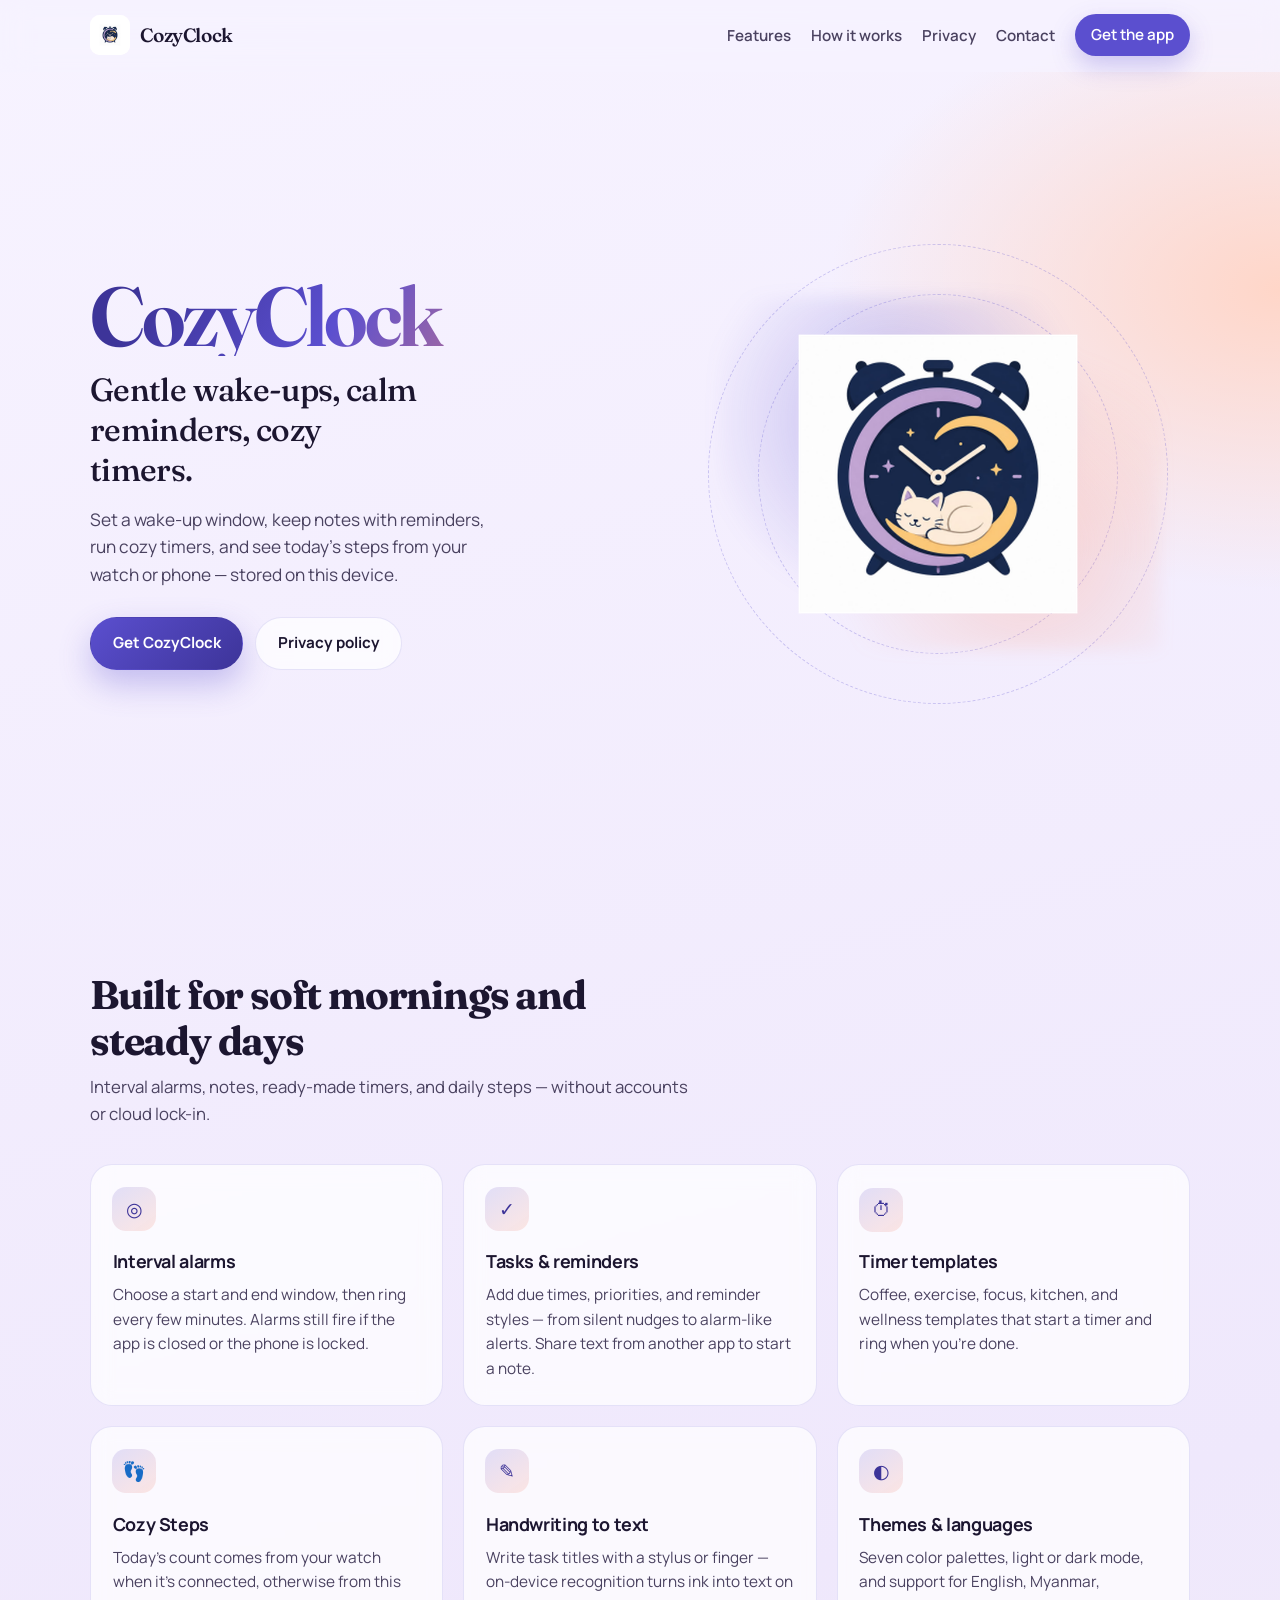
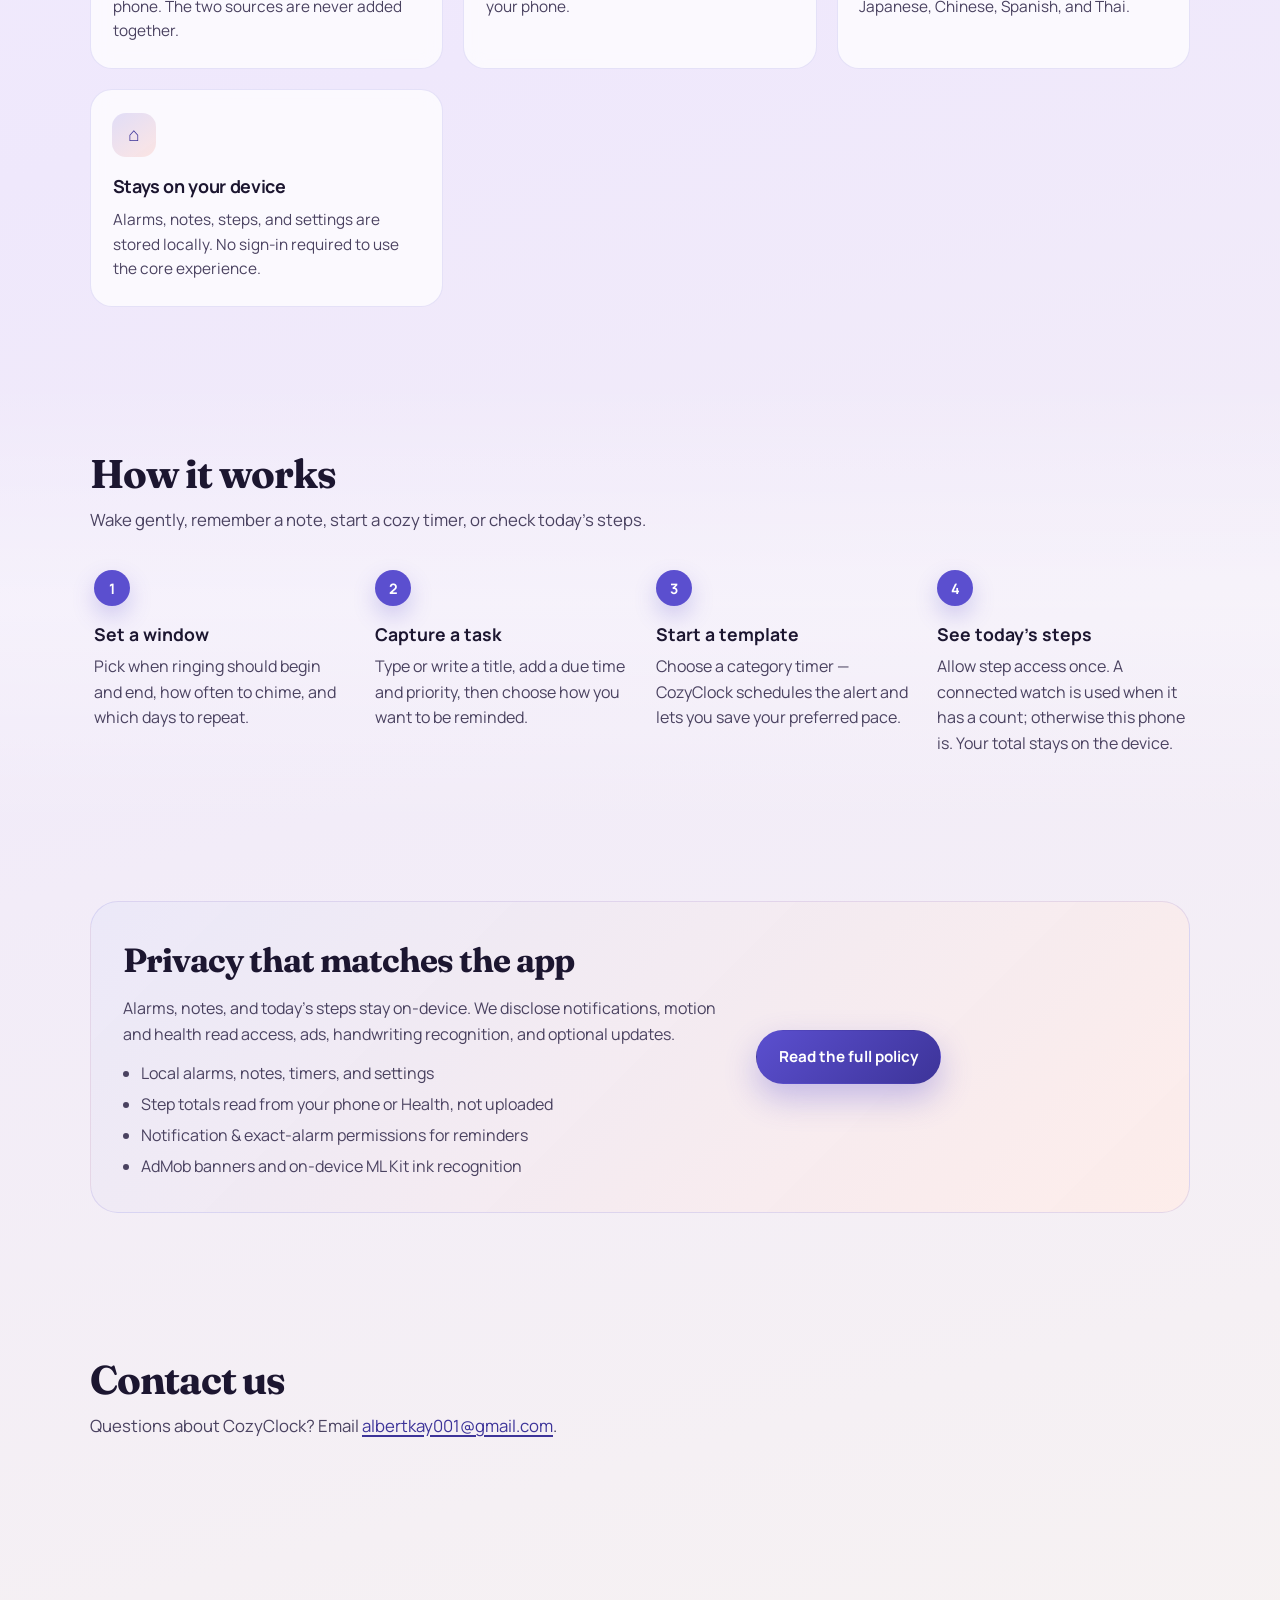
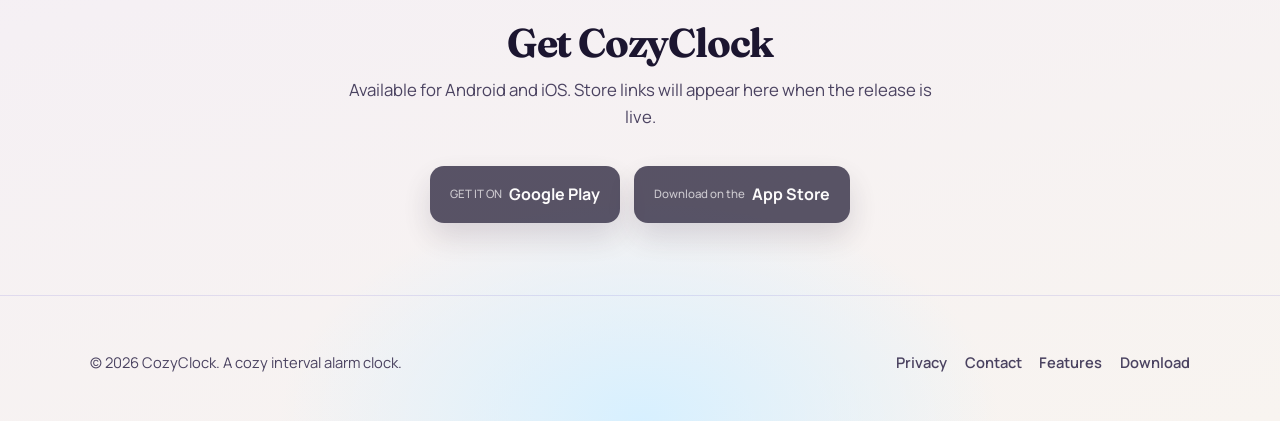
<file: index.html>
<!DOCTYPE html>
<html lang="en">
<head>
  <meta charset="UTF-8" />
  <meta name="viewport" content="width=device-width, initial-scale=1" />
  <title>CozyClock — Gentle interval alarms &amp; cozy timers</title>
  <meta name="description" content="CozyClock is a cozy interval alarm clock for gentle wake-ups, notes with reminders, timer templates, and today’s steps from your watch or phone." />
  <meta name="theme-color" content="#5B4FCF" />
  <link rel="icon" href="assets/favicon.png" type="image/png" />
  <link rel="apple-touch-icon" href="assets/icon-192.png" />
  <meta property="og:title" content="CozyClock" />
  <meta property="og:description" content="Gentle interval alarms, notes, cozy timers, and today’s steps — kept on your device." />
  <meta property="og:image" content="assets/logo.png" />
  <link rel="preconnect" href="https://fonts.googleapis.com" />
  <link rel="preconnect" href="https://fonts.gstatic.com" crossorigin />
  <link href="https://fonts.googleapis.com/css2?family=Fraunces:opsz,wght@9..144,500;9..144,650&family=Manrope:wght@400;600;700&display=swap" rel="stylesheet" />
  <link rel="stylesheet" href="css/style.css" />
</head>
<body>
  <header class="site-nav" id="siteNav">
    <div class="container nav-inner">
      <a class="brand" href="index.html">
        <img src="assets/logo.png" width="40" height="40" alt="CozyClock logo" />
        CozyClock
      </a>
      <button class="nav-toggle" id="navToggle" type="button" aria-label="Open menu" aria-expanded="false">
        <span></span><span></span><span></span>
      </button>
      <ul class="nav-links" id="navLinks">
        <li><a href="#features">Features</a></li>
        <li><a href="#how">How it works</a></li>
        <li><a href="#privacy">Privacy</a></li>
        <li><a href="#contact">Contact</a></li>
        <li><a class="nav-cta" href="#download">Get the app</a></li>
      </ul>
    </div>
  </header>

  <main>
    <section class="hero">
      <div class="container hero-grid">
        <div class="hero-copy">
          <h1 class="hero-brand">CozyClock</h1>
          <p class="hero-title">Gentle wake-ups, calm reminders, cozy timers.</p>
          <p class="hero-lead">
            Set a wake-up window, keep notes with reminders, run cozy timers,
            and see today’s steps from your watch or phone — stored on this device.
          </p>
          <div class="cta-row">
            <a class="btn btn-primary" href="#download">Get CozyClock</a>
            <a class="btn btn-ghost" href="privacy.html">Privacy policy</a>
          </div>
        </div>

        <div class="hero-visual" aria-hidden="true">
          <div class="orbit orbit-1"></div>
          <div class="orbit orbit-2"></div>
          <div class="hero-glow"></div>
          <div class="logo-stage">
            <img class="hero-logo" src="assets/logo-mark.png" alt="" />
          </div>
        </div>
      </div>
    </section>

    <section id="features">
      <div class="container">
        <div class="section-head reveal">
          <h2>Built for soft mornings and steady days</h2>
          <p>Interval alarms, notes, ready-made timers, and daily steps — without accounts or cloud lock-in.</p>
        </div>
        <div class="feature-list">
          <article class="feature reveal">
            <div class="feature-icon" aria-hidden="true">◎</div>
            <h3>Interval alarms</h3>
            <p>Choose a start and end window, then ring every few minutes. Alarms still fire if the app is closed or the phone is locked.</p>
          </article>
          <article class="feature reveal">
            <div class="feature-icon" aria-hidden="true">✓</div>
            <h3>Tasks &amp; reminders</h3>
            <p>Add due times, priorities, and reminder styles — from silent nudges to alarm-like alerts. Share text from another app to start a note.</p>
          </article>
          <article class="feature reveal">
            <div class="feature-icon" aria-hidden="true">⏱</div>
            <h3>Timer templates</h3>
            <p>Coffee, exercise, focus, kitchen, and wellness templates that start a timer and ring when you’re done.</p>
          </article>
          <article class="feature reveal">
            <div class="feature-icon" aria-hidden="true">👣</div>
            <h3>Cozy Steps</h3>
            <p>Today’s count comes from your watch when it’s connected, otherwise from this phone. The two sources are never added together.</p>
          </article>
          <article class="feature reveal">
            <div class="feature-icon" aria-hidden="true">✎</div>
            <h3>Handwriting to text</h3>
            <p>Write task titles with a stylus or finger — on-device recognition turns ink into text on your phone.</p>
          </article>
          <article class="feature reveal">
            <div class="feature-icon" aria-hidden="true">◐</div>
            <h3>Themes &amp; languages</h3>
            <p>Seven color palettes, light or dark mode, and support for English, Myanmar, Japanese, Chinese, Spanish, and Thai.</p>
          </article>
          <article class="feature reveal">
            <div class="feature-icon" aria-hidden="true">⌂</div>
            <h3>Stays on your device</h3>
            <p>Alarms, notes, steps, and settings are stored locally. No sign-in required to use the core experience.</p>
          </article>
        </div>
      </div>
    </section>

    <section class="how" id="how">
      <div class="container">
        <div class="section-head reveal">
          <h2>How it works</h2>
          <p>Wake gently, remember a note, start a cozy timer, or check today’s steps.</p>
        </div>
        <div class="steps">
          <div class="step reveal">
            <h3>Set a window</h3>
            <p>Pick when ringing should begin and end, how often to chime, and which days to repeat.</p>
          </div>
          <div class="step reveal">
            <h3>Capture a task</h3>
            <p>Type or write a title, add a due time and priority, then choose how you want to be reminded.</p>
          </div>
          <div class="step reveal">
            <h3>Start a template</h3>
            <p>Choose a category timer — CozyClock schedules the alert and lets you save your preferred pace.</p>
          </div>
          <div class="step reveal">
            <h3>See today’s steps</h3>
            <p>Allow step access once. A connected watch is used when it has a count; otherwise this phone is. Your total stays on the device.</p>
          </div>
        </div>
      </div>
    </section>

    <section id="privacy">
      <div class="container">
        <div class="privacy-teaser reveal">
          <div>
            <h2 style="margin:0 0 0.55rem;font-family:var(--font-display);letter-spacing:-0.03em;font-size:clamp(1.6rem,3vw,2.1rem);">Privacy that matches the app</h2>
            <p style="margin:0;color:var(--ink-soft);">Alarms, notes, and today’s steps stay on-device. We disclose notifications, motion and health read access, ads, handwriting recognition, and optional updates.</p>
            <ul>
              <li>Local alarms, notes, timers, and settings</li>
              <li>Step totals read from your phone or Health, not uploaded</li>
              <li>Notification &amp; exact-alarm permissions for reminders</li>
              <li>AdMob banners and on-device ML Kit ink recognition</li>
            </ul>
          </div>
          <div>
            <a class="btn btn-primary" href="privacy.html">Read the full policy</a>
          </div>
        </div>
      </div>
    </section>

    <section id="contact">
      <div class="container">
        <div class="section-head reveal">
          <h2>Contact us</h2>
          <p>Questions about CozyClock? Email <a href="mailto:albertkay001@gmail.com">albertkay001@gmail.com</a>.</p>
        </div>
      </div>
    </section>

    <section class="download" id="download">
      <div class="container">
        <div class="section-head reveal">
          <h2>Get CozyClock</h2>
          <p>Available for Android and iOS. Store links will appear here when the release is live.</p>
        </div>
        <div class="store-row reveal">
          <a class="btn store-btn is-soon" href="#" aria-disabled="true">
            <small>GET IT ON</small>
            <strong>Google Play</strong>
          </a>
          <a class="btn store-btn is-soon" href="#" aria-disabled="true">
            <small>Download on the</small>
            <strong>App Store</strong>
          </a>
        </div>
      </div>
    </section>
  </main>

  <footer class="site-footer">
    <div class="container footer-inner">
      <p>© <span id="year"></span> CozyClock. A cozy interval alarm clock.</p>
      <ul class="footer-links">
        <li><a href="privacy.html">Privacy</a></li>
        <li><a href="#contact">Contact</a></li>
        <li><a href="#features">Features</a></li>
        <li><a href="#download">Download</a></li>
      </ul>
    </div>
  </footer>

  <script src="https://code.jquery.com/jquery-3.7.1.min.js" integrity="sha256-/JqT3SQfawRcv/BIHPThkBvs0OEvtFFmqPF/lYI/Cxo=" crossorigin="anonymous"></script>
  <script src="js/main.js"></script>
</body>
</html>
</file>
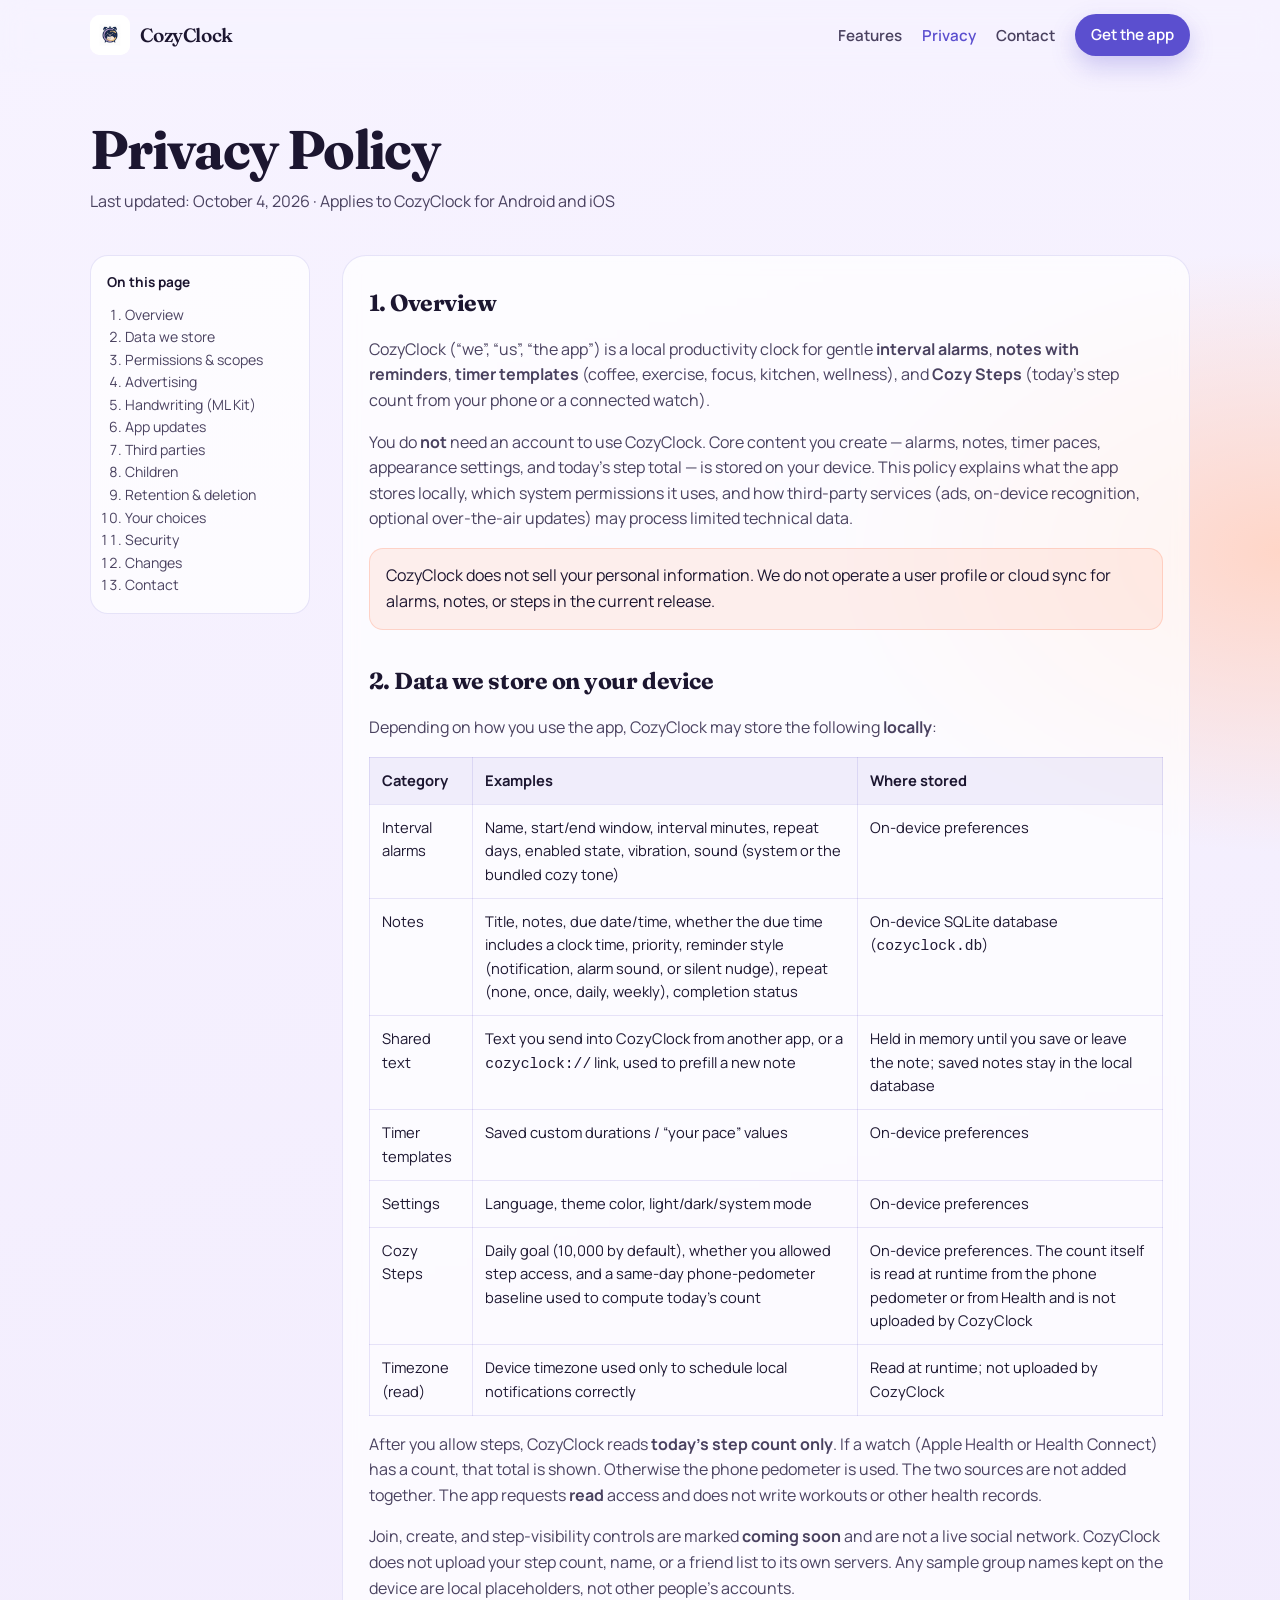
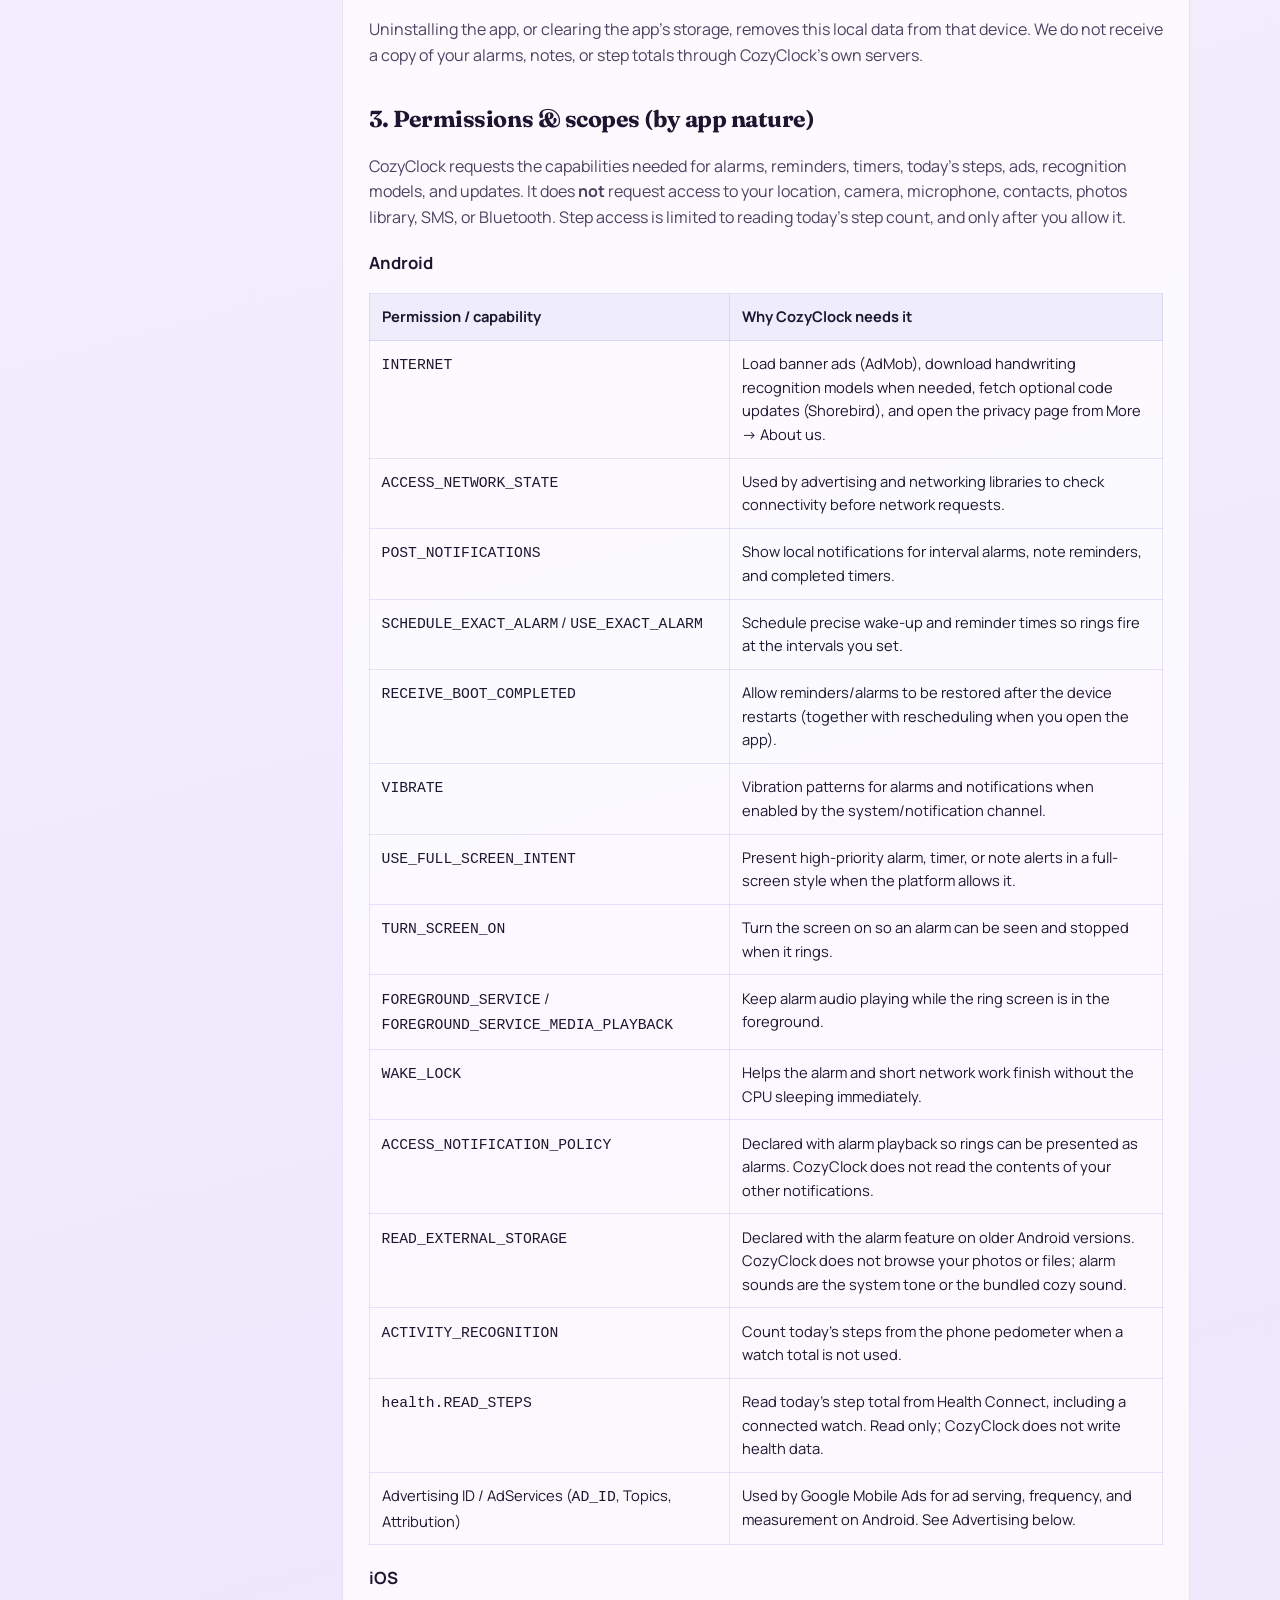
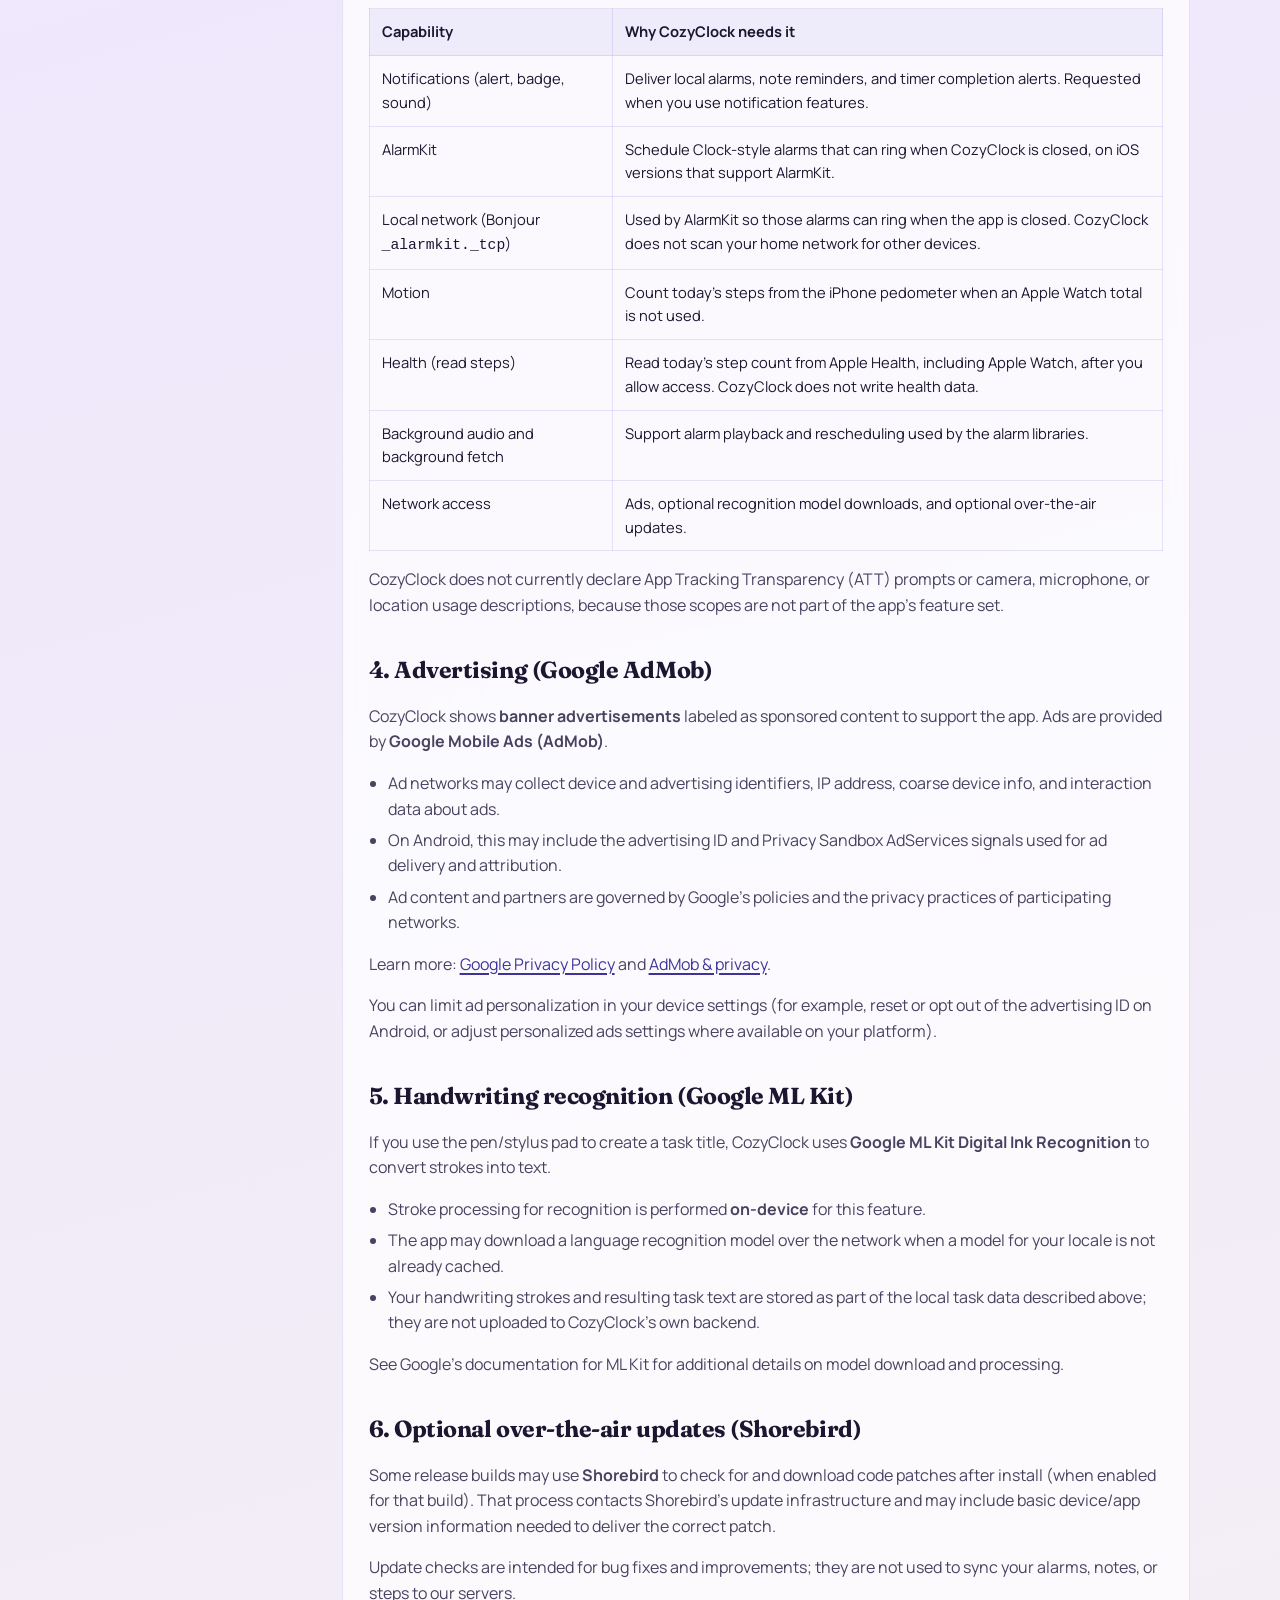
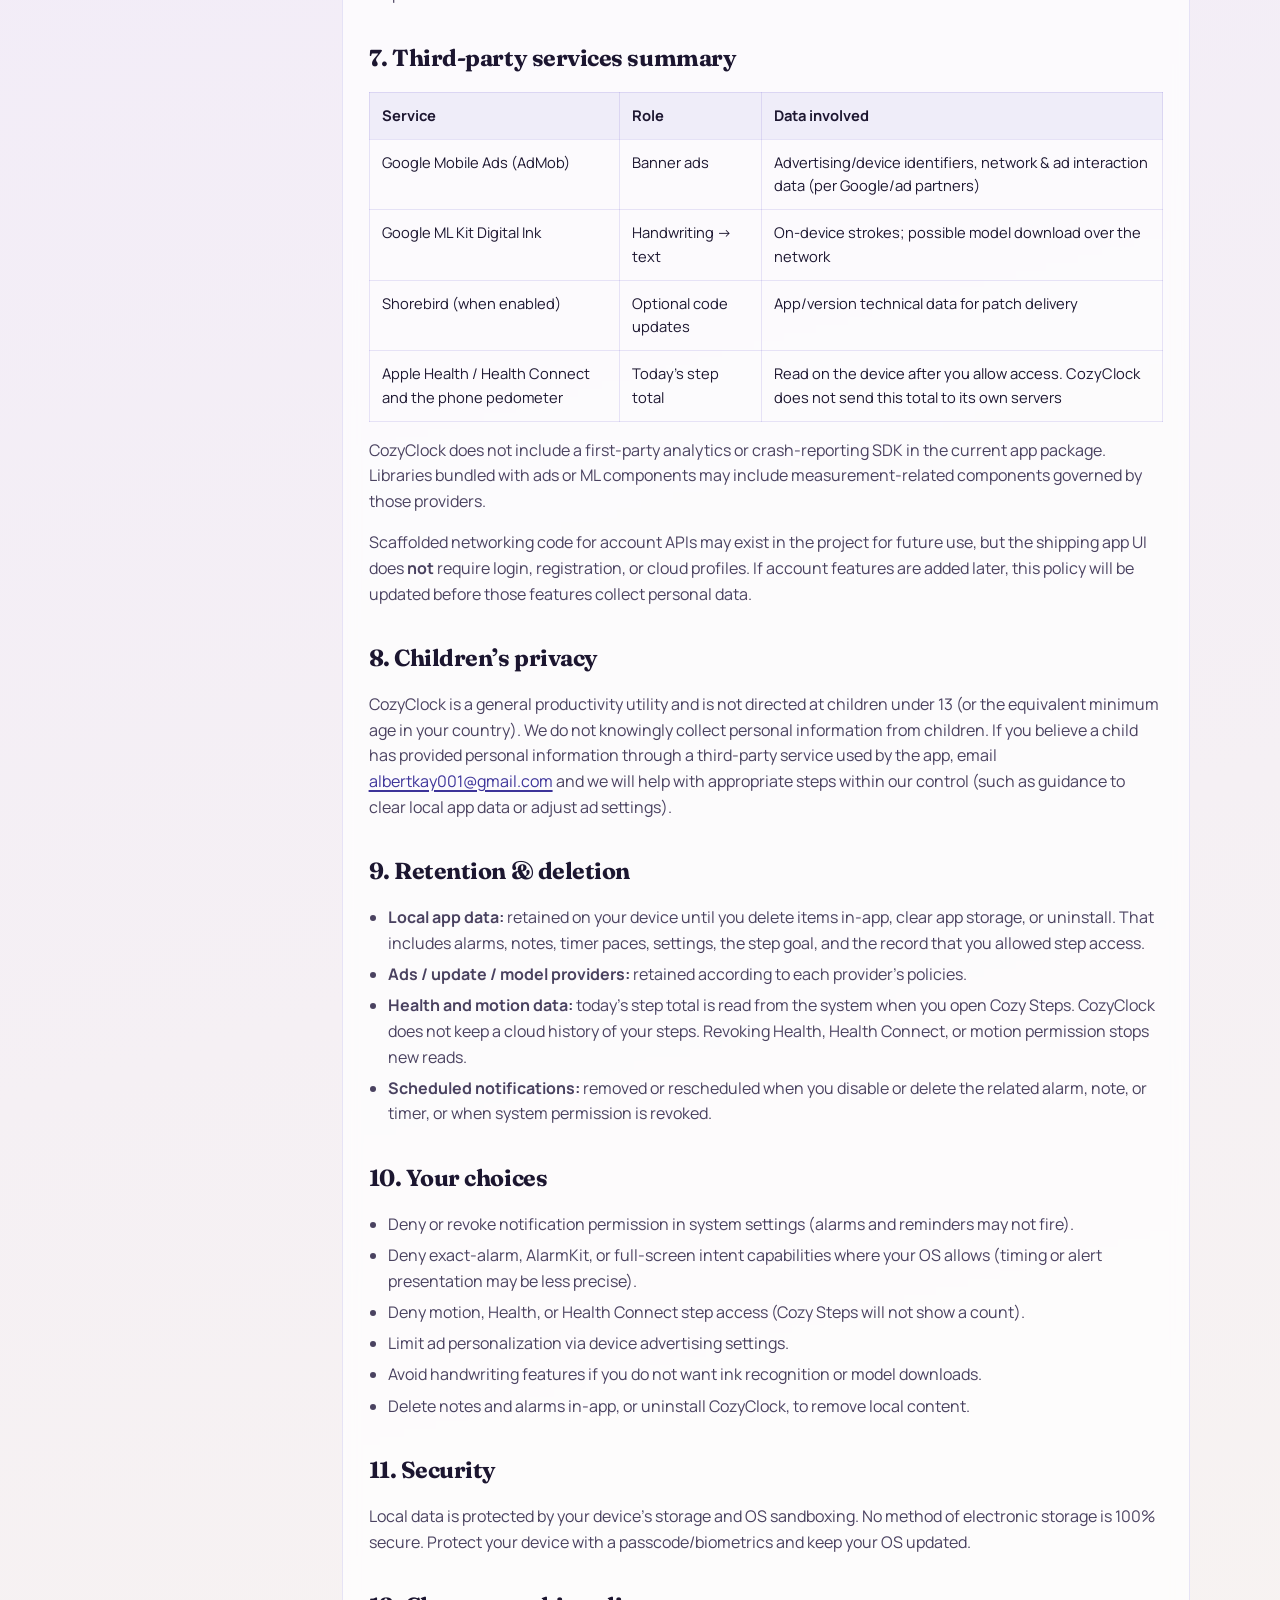
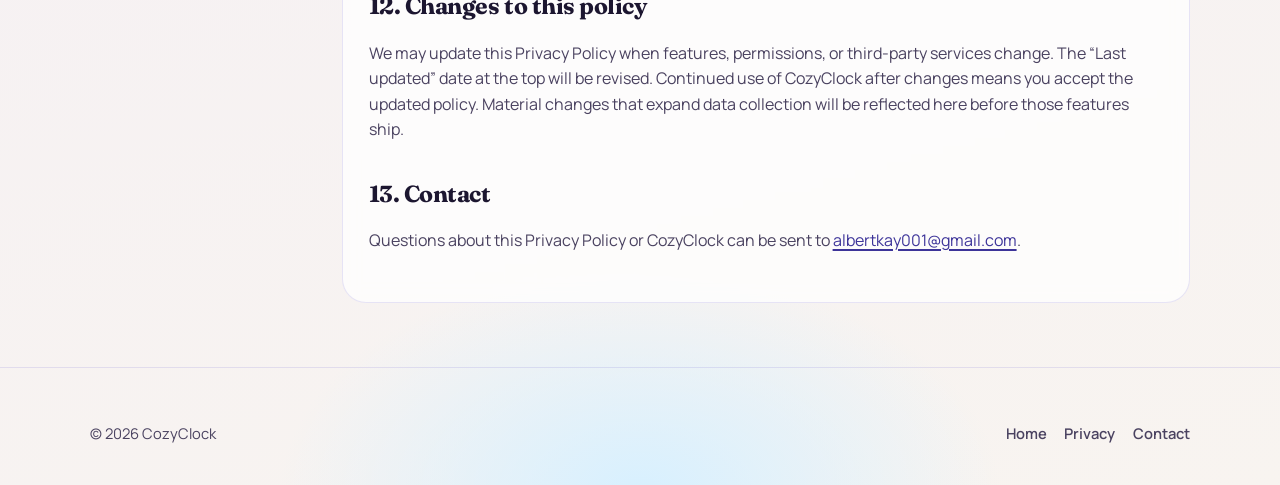
<file: privacy.html>
<!DOCTYPE html>
<html lang="en">
<head>
  <meta charset="UTF-8" />
  <meta name="viewport" content="width=device-width, initial-scale=1" />
  <title>Privacy Policy — CozyClock</title>
  <meta name="description" content="Privacy Policy for CozyClock, covering local alarms and notes, step counts, notifications, advertising, handwriting recognition, and app permissions." />
  <meta name="theme-color" content="#5B4FCF" />
  <link rel="icon" href="assets/favicon.png" type="image/png" />
  <link rel="preconnect" href="https://fonts.googleapis.com" />
  <link rel="preconnect" href="https://fonts.gstatic.com" crossorigin />
  <link href="https://fonts.googleapis.com/css2?family=Fraunces:opsz,wght@9..144,500;9..144,650&family=Manrope:wght@400;600;700&display=swap" rel="stylesheet" />
  <link rel="stylesheet" href="css/style.css" />
</head>
<body>
  <header class="site-nav" id="siteNav">
    <div class="container nav-inner">
      <a class="brand" href="index.html">
        <img src="assets/logo.png" width="40" height="40" alt="CozyClock logo" />
        CozyClock
      </a>
      <button class="nav-toggle" id="navToggle" type="button" aria-label="Open menu" aria-expanded="false">
        <span></span><span></span><span></span>
      </button>
      <ul class="nav-links" id="navLinks">
        <li><a href="index.html#features">Features</a></li>
        <li><a class="is-active" href="privacy.html">Privacy</a></li>
        <li><a href="#contact">Contact</a></li>
        <li><a class="nav-cta" href="index.html#download">Get the app</a></li>
      </ul>
    </div>
  </header>

  <main>
    <div class="container page-hero">
      <h1>Privacy Policy</h1>
      <p class="meta">Last updated: October 4, 2026 · Applies to CozyClock for Android and iOS</p>
    </div>

    <section class="legal">
      <div class="container legal-layout">
        <nav class="toc" aria-label="Policy sections">
          <strong>On this page</strong>
          <ol>
            <li><a href="#overview">Overview</a></li>
            <li><a href="#data-we-store">Data we store</a></li>
            <li><a href="#permissions">Permissions &amp; scopes</a></li>
            <li><a href="#ads">Advertising</a></li>
            <li><a href="#mlkit">Handwriting (ML Kit)</a></li>
            <li><a href="#updates">App updates</a></li>
            <li><a href="#third-parties">Third parties</a></li>
            <li><a href="#children">Children</a></li>
            <li><a href="#retention">Retention &amp; deletion</a></li>
            <li><a href="#your-choices">Your choices</a></li>
            <li><a href="#security">Security</a></li>
            <li><a href="#changes">Changes</a></li>
            <li><a href="#contact">Contact</a></li>
          </ol>
        </nav>

        <article class="legal-body">
          <h2 id="overview">1. Overview</h2>
          <p>
            CozyClock (“we”, “us”, “the app”) is a local productivity clock for gentle <strong>interval alarms</strong>,
            <strong>notes with reminders</strong>, <strong>timer templates</strong> (coffee, exercise, focus, kitchen, wellness),
            and <strong>Cozy Steps</strong> (today’s step count from your phone or a connected watch).
          </p>
          <p>
            You do <strong>not</strong> need an account to use CozyClock. Core content you create — alarms, notes, timer paces,
            appearance settings, and today’s step total — is stored on your device. This policy explains what the app stores locally,
            which system permissions it uses, and how third-party services (ads, on-device recognition, optional over-the-air updates)
            may process limited technical data.
          </p>
          <div class="note">
            CozyClock does not sell your personal information. We do not operate a user profile or cloud sync for alarms, notes, or steps in the current release.
          </div>

          <h2 id="data-we-store">2. Data we store on your device</h2>
          <p>Depending on how you use the app, CozyClock may store the following <strong>locally</strong>:</p>
          <table class="scope-table">
            <thead>
              <tr>
                <th>Category</th>
                <th>Examples</th>
                <th>Where stored</th>
              </tr>
            </thead>
            <tbody>
              <tr>
                <td>Interval alarms</td>
                <td>Name, start/end window, interval minutes, repeat days, enabled state, vibration, sound (system or the bundled cozy tone)</td>
                <td>On-device preferences</td>
              </tr>
              <tr>
                <td>Notes</td>
                <td>Title, notes, due date/time, whether the due time includes a clock time, priority, reminder style (notification, alarm sound, or silent nudge), repeat (none, once, daily, weekly), completion status</td>
                <td>On-device SQLite database (<code>cozyclock.db</code>)</td>
              </tr>
              <tr>
                <td>Shared text</td>
                <td>Text you send into CozyClock from another app, or a <code>cozyclock://</code> link, used to prefill a new note</td>
                <td>Held in memory until you save or leave the note; saved notes stay in the local database</td>
              </tr>
              <tr>
                <td>Timer templates</td>
                <td>Saved custom durations / “your pace” values</td>
                <td>On-device preferences</td>
              </tr>
              <tr>
                <td>Settings</td>
                <td>Language, theme color, light/dark/system mode</td>
                <td>On-device preferences</td>
              </tr>
              <tr>
                <td>Cozy Steps</td>
                <td>Daily goal (10,000 by default), whether you allowed step access, and a same-day phone-pedometer baseline used to compute today’s count</td>
                <td>On-device preferences. The count itself is read at runtime from the phone pedometer or from Health and is not uploaded by CozyClock</td>
              </tr>
              <tr>
                <td>Timezone (read)</td>
                <td>Device timezone used only to schedule local notifications correctly</td>
                <td>Read at runtime; not uploaded by CozyClock</td>
              </tr>
            </tbody>
          </table>
          <p>
            After you allow steps, CozyClock reads <strong>today’s step count only</strong>. If a watch (Apple Health or Health Connect) has a count, that total is shown. Otherwise the phone pedometer is used. The two sources are not added together. The app requests <strong>read</strong> access and does not write workouts or other health records.
          </p>
          <p>
            Join, create, and step-visibility controls are marked <strong>coming soon</strong> and are not a live social network. CozyClock does not upload your step count, name, or a friend list to its own servers. Any sample group names kept on the device are local placeholders, not other people’s accounts.
          </p>
          <p>
            Uninstalling the app, or clearing the app’s storage, removes this local data from that device.
            We do not receive a copy of your alarms, notes, or step totals through CozyClock’s own servers.
          </p>

          <h2 id="permissions">3. Permissions &amp; scopes (by app nature)</h2>
          <p>
            CozyClock requests the capabilities needed for alarms, reminders, timers, today’s steps, ads, recognition models, and updates.
            It does <strong>not</strong> request access to your location, camera, microphone, contacts, photos library, SMS, or Bluetooth.
            Step access is limited to reading today’s step count, and only after you allow it.
          </p>

          <h3>Android</h3>
          <table class="scope-table">
            <thead>
              <tr>
                <th>Permission / capability</th>
                <th>Why CozyClock needs it</th>
              </tr>
            </thead>
            <tbody>
              <tr>
                <td><code>INTERNET</code></td>
                <td>Load banner ads (AdMob), download handwriting recognition models when needed, fetch optional code updates (Shorebird), and open the privacy page from More → About us.</td>
              </tr>
              <tr>
                <td><code>ACCESS_NETWORK_STATE</code></td>
                <td>Used by advertising and networking libraries to check connectivity before network requests.</td>
              </tr>
              <tr>
                <td><code>POST_NOTIFICATIONS</code></td>
                <td>Show local notifications for interval alarms, note reminders, and completed timers.</td>
              </tr>
              <tr>
                <td><code>SCHEDULE_EXACT_ALARM</code> / <code>USE_EXACT_ALARM</code></td>
                <td>Schedule precise wake-up and reminder times so rings fire at the intervals you set.</td>
              </tr>
              <tr>
                <td><code>RECEIVE_BOOT_COMPLETED</code></td>
                <td>Allow reminders/alarms to be restored after the device restarts (together with rescheduling when you open the app).</td>
              </tr>
              <tr>
                <td><code>VIBRATE</code></td>
                <td>Vibration patterns for alarms and notifications when enabled by the system/notification channel.</td>
              </tr>
              <tr>
                <td><code>USE_FULL_SCREEN_INTENT</code></td>
                <td>Present high-priority alarm, timer, or note alerts in a full-screen style when the platform allows it.</td>
              </tr>
              <tr>
                <td><code>TURN_SCREEN_ON</code></td>
                <td>Turn the screen on so an alarm can be seen and stopped when it rings.</td>
              </tr>
              <tr>
                <td><code>FOREGROUND_SERVICE</code> / <code>FOREGROUND_SERVICE_MEDIA_PLAYBACK</code></td>
                <td>Keep alarm audio playing while the ring screen is in the foreground.</td>
              </tr>
              <tr>
                <td><code>WAKE_LOCK</code></td>
                <td>Helps the alarm and short network work finish without the CPU sleeping immediately.</td>
              </tr>
              <tr>
                <td><code>ACCESS_NOTIFICATION_POLICY</code></td>
                <td>Declared with alarm playback so rings can be presented as alarms. CozyClock does not read the contents of your other notifications.</td>
              </tr>
              <tr>
                <td><code>READ_EXTERNAL_STORAGE</code></td>
                <td>Declared with the alarm feature on older Android versions. CozyClock does not browse your photos or files; alarm sounds are the system tone or the bundled cozy sound.</td>
              </tr>
              <tr>
                <td><code>ACTIVITY_RECOGNITION</code></td>
                <td>Count today’s steps from the phone pedometer when a watch total is not used.</td>
              </tr>
              <tr>
                <td><code>health.READ_STEPS</code></td>
                <td>Read today’s step total from Health Connect, including a connected watch. Read only; CozyClock does not write health data.</td>
              </tr>
              <tr>
                <td>Advertising ID / AdServices (<code>AD_ID</code>, Topics, Attribution)</td>
                <td>Used by Google Mobile Ads for ad serving, frequency, and measurement on Android. See Advertising below.</td>
              </tr>
            </tbody>
          </table>

          <h3>iOS</h3>
          <table class="scope-table">
            <thead>
              <tr>
                <th>Capability</th>
                <th>Why CozyClock needs it</th>
              </tr>
            </thead>
            <tbody>
              <tr>
                <td>Notifications (alert, badge, sound)</td>
                <td>Deliver local alarms, note reminders, and timer completion alerts. Requested when you use notification features.</td>
              </tr>
              <tr>
                <td>AlarmKit</td>
                <td>Schedule Clock-style alarms that can ring when CozyClock is closed, on iOS versions that support AlarmKit.</td>
              </tr>
              <tr>
                <td>Local network (Bonjour <code>_alarmkit._tcp</code>)</td>
                <td>Used by AlarmKit so those alarms can ring when the app is closed. CozyClock does not scan your home network for other devices.</td>
              </tr>
              <tr>
                <td>Motion</td>
                <td>Count today’s steps from the iPhone pedometer when an Apple Watch total is not used.</td>
              </tr>
              <tr>
                <td>Health (read steps)</td>
                <td>Read today’s step count from Apple Health, including Apple Watch, after you allow access. CozyClock does not write health data.</td>
              </tr>
              <tr>
                <td>Background audio and background fetch</td>
                <td>Support alarm playback and rescheduling used by the alarm libraries.</td>
              </tr>
              <tr>
                <td>Network access</td>
                <td>Ads, optional recognition model downloads, and optional over-the-air updates.</td>
              </tr>
            </tbody>
          </table>
          <p>
            CozyClock does not currently declare App Tracking Transparency (ATT) prompts or camera, microphone, or location usage descriptions,
            because those scopes are not part of the app’s feature set.
          </p>

          <h2 id="ads">4. Advertising (Google AdMob)</h2>
          <p>
            CozyClock shows <strong>banner advertisements</strong> labeled as sponsored content to support the app.
            Ads are provided by <strong>Google Mobile Ads (AdMob)</strong>.
          </p>
          <ul>
            <li>Ad networks may collect device and advertising identifiers, IP address, coarse device info, and interaction data about ads.</li>
            <li>On Android, this may include the advertising ID and Privacy Sandbox AdServices signals used for ad delivery and attribution.</li>
            <li>Ad content and partners are governed by Google’s policies and the privacy practices of participating networks.</li>
          </ul>
          <p>
            Learn more: <a href="https://policies.google.com/privacy" rel="noopener noreferrer" target="_blank">Google Privacy Policy</a>
            and <a href="https://support.google.com/admob/answer/6128543" rel="noopener noreferrer" target="_blank">AdMob &amp; privacy</a>.
          </p>
          <p>
            You can limit ad personalization in your device settings (for example, reset or opt out of the advertising ID on Android,
            or adjust personalized ads settings where available on your platform).
          </p>

          <h2 id="mlkit">5. Handwriting recognition (Google ML Kit)</h2>
          <p>
            If you use the pen/stylus pad to create a task title, CozyClock uses <strong>Google ML Kit Digital Ink Recognition</strong>
            to convert strokes into text.
          </p>
          <ul>
            <li>Stroke processing for recognition is performed <strong>on-device</strong> for this feature.</li>
            <li>The app may download a language recognition model over the network when a model for your locale is not already cached.</li>
            <li>Your handwriting strokes and resulting task text are stored as part of the local task data described above; they are not uploaded to CozyClock’s own backend.</li>
          </ul>
          <p>
            See Google’s documentation for ML Kit for additional details on model download and processing.
          </p>

          <h2 id="updates">6. Optional over-the-air updates (Shorebird)</h2>
          <p>
            Some release builds may use <strong>Shorebird</strong> to check for and download code patches after install
            (when enabled for that build). That process contacts Shorebird’s update infrastructure and may include
            basic device/app version information needed to deliver the correct patch.
          </p>
          <p>
            Update checks are intended for bug fixes and improvements; they are not used to sync your alarms, notes, or steps to our servers.
          </p>

          <h2 id="third-parties">7. Third-party services summary</h2>
          <table class="scope-table">
            <thead>
              <tr>
                <th>Service</th>
                <th>Role</th>
                <th>Data involved</th>
              </tr>
            </thead>
            <tbody>
              <tr>
                <td>Google Mobile Ads (AdMob)</td>
                <td>Banner ads</td>
                <td>Advertising/device identifiers, network &amp; ad interaction data (per Google/ad partners)</td>
              </tr>
              <tr>
                <td>Google ML Kit Digital Ink</td>
                <td>Handwriting → text</td>
                <td>On-device strokes; possible model download over the network</td>
              </tr>
              <tr>
                <td>Shorebird (when enabled)</td>
                <td>Optional code updates</td>
                <td>App/version technical data for patch delivery</td>
              </tr>
              <tr>
                <td>Apple Health / Health Connect and the phone pedometer</td>
                <td>Today’s step total</td>
                <td>Read on the device after you allow access. CozyClock does not send this total to its own servers</td>
              </tr>
            </tbody>
          </table>
          <p>
            CozyClock does not include a first-party analytics or crash-reporting SDK in the current app package.
            Libraries bundled with ads or ML components may include measurement-related components governed by those providers.
          </p>
          <p>
            Scaffolded networking code for account APIs may exist in the project for future use, but the shipping app UI
            does <strong>not</strong> require login, registration, or cloud profiles. If account features are added later,
            this policy will be updated before those features collect personal data.
          </p>

          <h2 id="children">8. Children’s privacy</h2>
          <p>
            CozyClock is a general productivity utility and is not directed at children under 13 (or the equivalent minimum age
            in your country). We do not knowingly collect personal information from children. If you believe a child has
            provided personal information through a third-party service used by the app, email
            <a href="mailto:albertkay001@gmail.com">albertkay001@gmail.com</a> and we will help with
            appropriate steps within our control (such as guidance to clear local app data or adjust ad settings).
          </p>

          <h2 id="retention">9. Retention &amp; deletion</h2>
          <ul>
            <li><strong>Local app data:</strong> retained on your device until you delete items in-app, clear app storage, or uninstall. That includes alarms, notes, timer paces, settings, the step goal, and the record that you allowed step access.</li>
            <li><strong>Ads / update / model providers:</strong> retained according to each provider’s policies.</li>
            <li><strong>Health and motion data:</strong> today’s step total is read from the system when you open Cozy Steps. CozyClock does not keep a cloud history of your steps. Revoking Health, Health Connect, or motion permission stops new reads.</li>
            <li><strong>Scheduled notifications:</strong> removed or rescheduled when you disable or delete the related alarm, note, or timer, or when system permission is revoked.</li>
          </ul>

          <h2 id="your-choices">10. Your choices</h2>
          <ul>
            <li>Deny or revoke notification permission in system settings (alarms and reminders may not fire).</li>
            <li>Deny exact-alarm, AlarmKit, or full-screen intent capabilities where your OS allows (timing or alert presentation may be less precise).</li>
            <li>Deny motion, Health, or Health Connect step access (Cozy Steps will not show a count).</li>
            <li>Limit ad personalization via device advertising settings.</li>
            <li>Avoid handwriting features if you do not want ink recognition or model downloads.</li>
            <li>Delete notes and alarms in-app, or uninstall CozyClock, to remove local content.</li>
          </ul>

          <h2 id="security">11. Security</h2>
          <p>
            Local data is protected by your device’s storage and OS sandboxing. No method of electronic storage is 100% secure.
            Protect your device with a passcode/biometrics and keep your OS updated.
          </p>

          <h2 id="changes">12. Changes to this policy</h2>
          <p>
            We may update this Privacy Policy when features, permissions, or third-party services change.
            The “Last updated” date at the top will be revised. Continued use of CozyClock after changes means you accept the updated policy.
            Material changes that expand data collection will be reflected here before those features ship.
          </p>

          <h2 id="contact">13. Contact</h2>
          <p>
            Questions about this Privacy Policy or CozyClock can be sent to
            <a href="mailto:albertkay001@gmail.com">albertkay001@gmail.com</a>.
          </p>
        </article>
      </div>
    </section>
  </main>

  <footer class="site-footer">
    <div class="container footer-inner">
      <p>© <span id="year"></span> CozyClock</p>
      <ul class="footer-links">
        <li><a href="index.html">Home</a></li>
        <li><a href="privacy.html">Privacy</a></li>
        <li><a href="index.html#contact">Contact</a></li>
      </ul>
    </div>
  </footer>

  <script src="https://code.jquery.com/jquery-3.7.1.min.js" integrity="sha256-/JqT3SQfawRcv/BIHPThkBvs0OEvtFFmqPF/lYI/Cxo=" crossorigin="anonymous"></script>
  <script src="js/main.js"></script>
</body>
</html>
</file>
<file: css/style.css>
:root {
  --ink: #1c1630;
  --ink-soft: #4a4260;
  --mist: #f3eefc;
  --lilac: #c9b8f5;
  --royal: #5b4fcf;
  --royal-deep: #3d3499;
  --coral: #ff8a65;
  --coral-deep: #e56a45;
  --surface: rgba(255, 255, 255, 0.72);
  --line: rgba(91, 79, 207, 0.14);
  --shadow: 0 24px 60px rgba(61, 52, 153, 0.18);
  --radius: 22px;
  --font-display: "Fraunces", Georgia, serif;
  --font-body: "Manrope", "Segoe UI", sans-serif;
  --max: 1100px;
}

*,
*::before,
*::after {
  box-sizing: border-box;
}

html {
  scroll-behavior: smooth;
}

body {
  margin: 0;
  font-family: var(--font-body);
  color: var(--ink);
  background:
    radial-gradient(1200px 700px at 12% -10%, #ddd2ff 0%, transparent 55%),
    radial-gradient(900px 600px at 100% 8%, #ffd6c8 0%, transparent 50%),
    radial-gradient(800px 500px at 50% 100%, #d7f0ff 0%, transparent 45%),
    linear-gradient(165deg, #f7f3ff 0%, #efe8fc 45%, #f8f4f0 100%);
  min-height: 100vh;
  line-height: 1.6;
  overflow-x: hidden;
}

img {
  max-width: 100%;
  height: auto;
  display: block;
}

a {
  color: var(--royal-deep);
  text-decoration-thickness: 1.5px;
  text-underline-offset: 3px;
}

a:hover {
  color: var(--coral-deep);
}

.container {
  width: min(100% - 2.5rem, var(--max));
  margin-inline: auto;
}

/* —— Nav —— */
.site-nav {
  position: sticky;
  top: 0;
  z-index: 50;
  backdrop-filter: blur(14px);
  background: rgba(247, 243, 255, 0.78);
  border-bottom: 1px solid transparent;
  transition: border-color 0.25s ease, box-shadow 0.25s ease;
}

.site-nav.is-scrolled {
  border-bottom-color: var(--line);
  box-shadow: 0 8px 30px rgba(61, 52, 153, 0.06);
}

.nav-inner {
  display: flex;
  align-items: center;
  justify-content: space-between;
  padding: 0.9rem 0;
  gap: 1rem;
}

.brand {
  display: inline-flex;
  align-items: center;
  gap: 0.65rem;
  color: inherit;
  text-decoration: none;
  font-family: var(--font-display);
  font-weight: 600;
  font-size: 1.2rem;
  letter-spacing: -0.02em;
}

.brand img {
  width: 40px;
  height: 40px;
  object-fit: contain;
  object-position: center;
  flex-shrink: 0;
  border-radius: 10px;
  background: #fff;
}

.logo-stage {
  position: relative;
  z-index: 2;
  width: min(100%, 340px);
  display: grid;
  place-items: center;
  animation: floatPhone 5.5s ease-in-out infinite;
}

.hero-logo {
  width: min(100%, 300px);
  height: auto;
  object-fit: contain;
  object-position: center;
  display: block;
}

.nav-links {
  display: flex;
  align-items: center;
  gap: 1.25rem;
  list-style: none;
  margin: 0;
  padding: 0;
}

.nav-links a {
  text-decoration: none;
  color: var(--ink-soft);
  font-size: 0.95rem;
  font-weight: 600;
}

.nav-links a:hover,
.nav-links a.is-active {
  color: var(--royal);
}

.nav-cta {
  display: inline-flex;
  align-items: center;
  justify-content: center;
  padding: 0.55rem 1rem;
  border-radius: 999px;
  background: var(--royal);
  color: #fff !important;
  text-decoration: none !important;
  font-weight: 700;
  font-size: 0.9rem;
  box-shadow: 0 10px 24px rgba(91, 79, 207, 0.28);
  transition: transform 0.2s ease, background 0.2s ease;
}

.nav-cta:hover {
  background: var(--royal-deep);
  transform: translateY(-1px);
  color: #fff !important;
}

.nav-toggle {
  display: none;
  border: 0;
  background: transparent;
  width: 42px;
  height: 42px;
  border-radius: 12px;
  cursor: pointer;
  position: relative;
}

.nav-toggle span {
  position: absolute;
  left: 11px;
  right: 11px;
  height: 2px;
  background: var(--ink);
  border-radius: 2px;
  transition: 0.2s ease;
}

.nav-toggle span:nth-child(1) { top: 14px; }
.nav-toggle span:nth-child(2) { top: 20px; }
.nav-toggle span:nth-child(3) { top: 26px; }

.nav-toggle.is-open span:nth-child(1) {
  top: 20px;
  transform: rotate(45deg);
}
.nav-toggle.is-open span:nth-child(2) { opacity: 0; }
.nav-toggle.is-open span:nth-child(3) {
  top: 20px;
  transform: rotate(-45deg);
}

/* —— Hero —— */
.hero {
  position: relative;
  min-height: calc(100vh - 72px);
  display: grid;
  align-items: center;
  padding: 2.5rem 0 4rem;
  overflow: hidden;
}

.hero-grid {
  display: grid;
  grid-template-columns: 1.05fr 0.95fr;
  gap: 2.5rem;
  align-items: center;
}

.hero-copy {
  position: relative;
  z-index: 2;
}

.hero-brand {
  margin: 0 0 0.85rem;
  font-family: var(--font-display);
  font-size: clamp(3rem, 7vw, 5.2rem);
  line-height: 0.95;
  letter-spacing: -0.04em;
  font-weight: 650;
  background: linear-gradient(120deg, var(--royal-deep) 10%, var(--royal) 45%, var(--coral) 100%);
  -webkit-background-clip: text;
  background-clip: text;
  color: transparent;
}

.hero-title {
  margin: 0 0 1rem;
  font-family: var(--font-display);
  font-size: clamp(1.45rem, 2.8vw, 2rem);
  font-weight: 500;
  line-height: 1.25;
  letter-spacing: -0.02em;
  color: var(--ink);
  max-width: 16ch;
}

.hero-lead {
  margin: 0 0 1.75rem;
  font-size: 1.08rem;
  color: var(--ink-soft);
  max-width: 36ch;
}

.cta-row {
  display: flex;
  flex-wrap: wrap;
  gap: 0.75rem;
}

.btn {
  display: inline-flex;
  align-items: center;
  justify-content: center;
  gap: 0.45rem;
  padding: 0.85rem 1.35rem;
  border-radius: 999px;
  font-weight: 700;
  font-size: 0.95rem;
  text-decoration: none;
  border: 1.5px solid transparent;
  transition: transform 0.2s ease, box-shadow 0.2s ease, background 0.2s ease;
  cursor: pointer;
}

.btn:hover {
  transform: translateY(-2px);
}

.btn-primary {
  background: linear-gradient(135deg, var(--royal) 0%, var(--royal-deep) 100%);
  color: #fff;
  box-shadow: 0 14px 32px rgba(91, 79, 207, 0.32);
}

.btn-primary:hover {
  color: #fff;
}

.btn-ghost {
  background: var(--surface);
  border-color: var(--line);
  color: var(--ink);
  backdrop-filter: blur(8px);
}

.btn-ghost:hover {
  color: var(--royal);
}

.hero-visual {
  position: relative;
  min-height: 420px;
  display: grid;
  place-items: center;
}

.hero-glow {
  position: absolute;
  inset: 8% 6%;
  background:
    radial-gradient(circle at 40% 35%, rgba(91, 79, 207, 0.35), transparent 55%),
    radial-gradient(circle at 70% 70%, rgba(255, 138, 101, 0.28), transparent 50%);
  filter: blur(8px);
  animation: pulseGlow 7s ease-in-out infinite;
}

.phone-shell {
  position: relative;
  width: min(100%, 300px);
  aspect-ratio: 9 / 17.5;
  border-radius: 36px;
  padding: 12px;
  background: linear-gradient(160deg, #2a2348, #151025);
  box-shadow: var(--shadow);
  animation: floatPhone 5.5s ease-in-out infinite;
}

.phone-screen {
  height: 100%;
  border-radius: 26px;
  overflow: hidden;
  background:
    linear-gradient(165deg, #6a5de8 0%, #4b3fc0 42%, #2f286e 100%);
  color: #fff;
  padding: 1.4rem 1.15rem 1.2rem;
  display: flex;
  flex-direction: column;
  gap: 1rem;
}

.phone-top {
  display: flex;
  justify-content: space-between;
  align-items: center;
  font-size: 0.78rem;
  opacity: 0.9;
}

.phone-clock {
  text-align: center;
  margin-top: 0.4rem;
}

.phone-clock .time {
  font-family: var(--font-display);
  font-size: 2.8rem;
  letter-spacing: -0.04em;
  line-height: 1;
}

.phone-clock .label {
  margin-top: 0.35rem;
  font-size: 0.82rem;
  opacity: 0.85;
}

.phone-cards {
  display: grid;
  gap: 0.65rem;
  margin-top: auto;
}

.mini-card {
  background: rgba(255, 255, 255, 0.14);
  border: 1px solid rgba(255, 255, 255, 0.18);
  border-radius: 16px;
  padding: 0.75rem 0.85rem;
  backdrop-filter: blur(6px);
}

.mini-card strong {
  display: block;
  font-size: 0.88rem;
}

.mini-card span {
  font-size: 0.75rem;
  opacity: 0.8;
}

.orbit {
  position: absolute;
  border-radius: 50%;
  border: 1px dashed rgba(91, 79, 207, 0.28);
  animation: spinSlow 28s linear infinite;
}

.orbit-1 {
  width: 360px;
  height: 360px;
}
.orbit-2 {
  width: 460px;
  height: 460px;
  animation-direction: reverse;
  animation-duration: 40s;
}

/* —— Sections —— */
section {
  padding: 4.5rem 0;
}

.section-head {
  max-width: 38rem;
  margin-bottom: 2.25rem;
}

.section-head h2 {
  margin: 0 0 0.65rem;
  font-family: var(--font-display);
  font-size: clamp(1.8rem, 3.4vw, 2.5rem);
  letter-spacing: -0.03em;
  line-height: 1.15;
}

.section-head p {
  margin: 0;
  color: var(--ink-soft);
  font-size: 1.05rem;
}

.feature-list {
  display: grid;
  grid-template-columns: repeat(3, 1fr);
  gap: 1.25rem;
}

.feature {
  padding: 1.4rem 1.35rem 1.5rem;
  border-radius: var(--radius);
  background: var(--surface);
  border: 1px solid var(--line);
  backdrop-filter: blur(10px);
  transition: transform 0.25s ease, box-shadow 0.25s ease;
}

.feature:hover {
  transform: translateY(-4px);
  box-shadow: 0 18px 40px rgba(61, 52, 153, 0.1);
}

.feature-icon {
  width: 44px;
  height: 44px;
  border-radius: 14px;
  display: grid;
  place-items: center;
  margin-bottom: 1rem;
  background: linear-gradient(145deg, rgba(91, 79, 207, 0.16), rgba(255, 138, 101, 0.18));
  color: var(--royal-deep);
  font-size: 1.2rem;
}

.feature h3 {
  margin: 0 0 0.45rem;
  font-size: 1.12rem;
  letter-spacing: -0.02em;
}

.feature p {
  margin: 0;
  color: var(--ink-soft);
  font-size: 0.96rem;
}

.how {
  background: linear-gradient(180deg, transparent, rgba(255, 255, 255, 0.35), transparent);
}

.steps {
  display: grid;
  grid-template-columns: repeat(4, 1fr);
  gap: 1.5rem;
  counter-reset: step;
}

.step {
  position: relative;
  padding-left: 0.25rem;
}

.step::before {
  counter-increment: step;
  content: counter(step);
  display: inline-grid;
  place-items: center;
  width: 36px;
  height: 36px;
  border-radius: 50%;
  margin-bottom: 0.85rem;
  background: var(--royal);
  color: #fff;
  font-weight: 700;
  font-size: 0.9rem;
  box-shadow: 0 10px 22px rgba(91, 79, 207, 0.25);
}

.step h3 {
  margin: 0 0 0.4rem;
  font-size: 1.1rem;
}

.step p {
  margin: 0;
  color: var(--ink-soft);
}

.privacy-teaser {
  display: grid;
  grid-template-columns: 1.2fr 0.8fr;
  gap: 2rem;
  align-items: center;
  padding: 2rem;
  border-radius: 28px;
  background:
    linear-gradient(135deg, rgba(91, 79, 207, 0.1), rgba(255, 138, 101, 0.12)),
    var(--surface);
  border: 1px solid var(--line);
}

.privacy-teaser ul {
  margin: 0.85rem 0 0;
  padding-left: 1.1rem;
  color: var(--ink-soft);
}

.privacy-teaser li + li {
  margin-top: 0.35rem;
}

.download {
  text-align: center;
}

.download .section-head {
  margin-inline: auto;
}

.store-row {
  display: flex;
  flex-wrap: wrap;
  justify-content: center;
  gap: 0.85rem;
  margin-top: 0.5rem;
}

.store-btn {
  min-width: 180px;
  background: #1c1630;
  color: #fff;
  border-radius: 14px;
  padding: 0.9rem 1.2rem;
  text-decoration: none;
  text-align: left;
  box-shadow: 0 14px 30px rgba(28, 22, 48, 0.2);
}

.store-btn small {
  display: block;
  opacity: 0.7;
  font-size: 0.72rem;
  font-weight: 500;
}

.store-btn strong {
  font-size: 1rem;
}

.store-btn:hover {
  color: #fff;
  transform: translateY(-2px);
}

.store-btn.is-soon {
  opacity: 0.72;
  pointer-events: none;
}

/* —— Footer —— */
.site-footer {
  padding: 2.5rem 0 2rem;
  border-top: 1px solid var(--line);
  color: var(--ink-soft);
  font-size: 0.92rem;
}

.footer-inner {
  display: flex;
  flex-wrap: wrap;
  gap: 1rem;
  justify-content: space-between;
  align-items: center;
}

.footer-links {
  display: flex;
  gap: 1.1rem;
  list-style: none;
  margin: 0;
  padding: 0;
}

.footer-links a {
  text-decoration: none;
  color: var(--ink-soft);
  font-weight: 600;
}

.footer-links a:hover {
  color: var(--royal);
}

/* —— Privacy page —— */
.page-hero {
  padding: 3rem 0 1.5rem;
}

.page-hero h1 {
  margin: 0 0 0.6rem;
  font-family: var(--font-display);
  font-size: clamp(2.2rem, 5vw, 3.4rem);
  letter-spacing: -0.03em;
  line-height: 1.1;
}

.page-hero .meta {
  margin: 0;
  color: var(--ink-soft);
}

.legal {
  padding: 1rem 0 4rem;
}

.legal-layout {
  display: grid;
  grid-template-columns: 220px 1fr;
  gap: 2rem;
  align-items: start;
}

.toc {
  position: sticky;
  top: 88px;
  padding: 1rem;
  border-radius: 18px;
  background: var(--surface);
  border: 1px solid var(--line);
}

.toc strong {
  display: block;
  margin-bottom: 0.65rem;
  font-size: 0.85rem;
}

.toc ol {
  margin: 0;
  padding-left: 1.1rem;
  font-size: 0.88rem;
  color: var(--ink-soft);
}

.toc a {
  text-decoration: none;
  color: inherit;
}

.toc a:hover {
  color: var(--royal);
}

.legal-body {
  background: var(--surface);
  border: 1px solid var(--line);
  border-radius: 24px;
  padding: 1.75rem 1.6rem 2rem;
  backdrop-filter: blur(8px);
}

.legal-body h2 {
  margin: 2rem 0 0.7rem;
  font-family: var(--font-display);
  font-size: 1.45rem;
  letter-spacing: -0.02em;
  scroll-margin-top: 96px;
}

.legal-body h2:first-child {
  margin-top: 0;
}

.legal-body h3 {
  margin: 1.25rem 0 0.45rem;
  font-size: 1.05rem;
}

.legal-body p,
.legal-body li {
  color: var(--ink-soft);
}

.legal-body ul,
.legal-body ol {
  padding-left: 1.2rem;
}

.legal-body li + li {
  margin-top: 0.35rem;
}

.scope-table {
  width: 100%;
  border-collapse: collapse;
  margin: 1rem 0;
  font-size: 0.92rem;
}

.scope-table th,
.scope-table td {
  border: 1px solid var(--line);
  padding: 0.7rem 0.75rem;
  text-align: left;
  vertical-align: top;
}

.scope-table th {
  background: rgba(91, 79, 207, 0.08);
  color: var(--ink);
  font-weight: 700;
}

.note {
  margin: 1rem 0;
  padding: 0.9rem 1rem;
  border-radius: 14px;
  background: rgba(255, 138, 101, 0.12);
  border: 1px solid rgba(255, 138, 101, 0.28);
  color: var(--ink);
}

/* —— Reveal —— */
.reveal {
  opacity: 0;
  transform: translateY(18px);
  transition: opacity 0.65s ease, transform 0.65s ease;
}

.reveal.is-visible {
  opacity: 1;
  transform: none;
}

@keyframes floatPhone {
  0%, 100% { transform: translateY(0); }
  50% { transform: translateY(-12px); }
}

@keyframes pulseGlow {
  0%, 100% { opacity: 0.85; transform: scale(1); }
  50% { opacity: 1; transform: scale(1.04); }
}

@keyframes spinSlow {
  to { transform: rotate(360deg); }
}

/* —— Responsive —— */
@media (max-width: 900px) {
  .hero-grid,
  .feature-list,
  .steps,
  .privacy-teaser,
  .legal-layout {
    grid-template-columns: 1fr;
  }

  .toc {
    position: static;
  }

  .hero-visual {
    min-height: 360px;
    order: -1;
  }

  .logo-stage {
    width: min(100%, 260px);
  }

  .hero-logo {
    width: min(100%, 240px);
  }

  .orbit-1,
  .orbit-2 {
    display: none;
  }
}

@media (max-width: 720px) {
  .nav-toggle {
    display: block;
  }

  .nav-links {
    position: absolute;
    top: calc(100% + 1px);
    left: 0;
    right: 0;
    display: none;
    flex-direction: column;
    align-items: stretch;
    gap: 0;
    padding: 0.75rem 1.25rem 1rem;
    background: rgba(247, 243, 255, 0.96);
    border-bottom: 1px solid var(--line);
    backdrop-filter: blur(12px);
  }

  .nav-links.is-open {
    display: flex;
  }

  .nav-links li {
    border-top: 1px solid var(--line);
  }

  .nav-links a {
    display: block;
    padding: 0.85rem 0.2rem;
  }

  .nav-cta {
    width: 100%;
    margin-top: 0.35rem;
  }

  .hero {
    min-height: auto;
    padding-top: 1.5rem;
  }

  .hero-title {
    max-width: none;
  }
}
</file>
